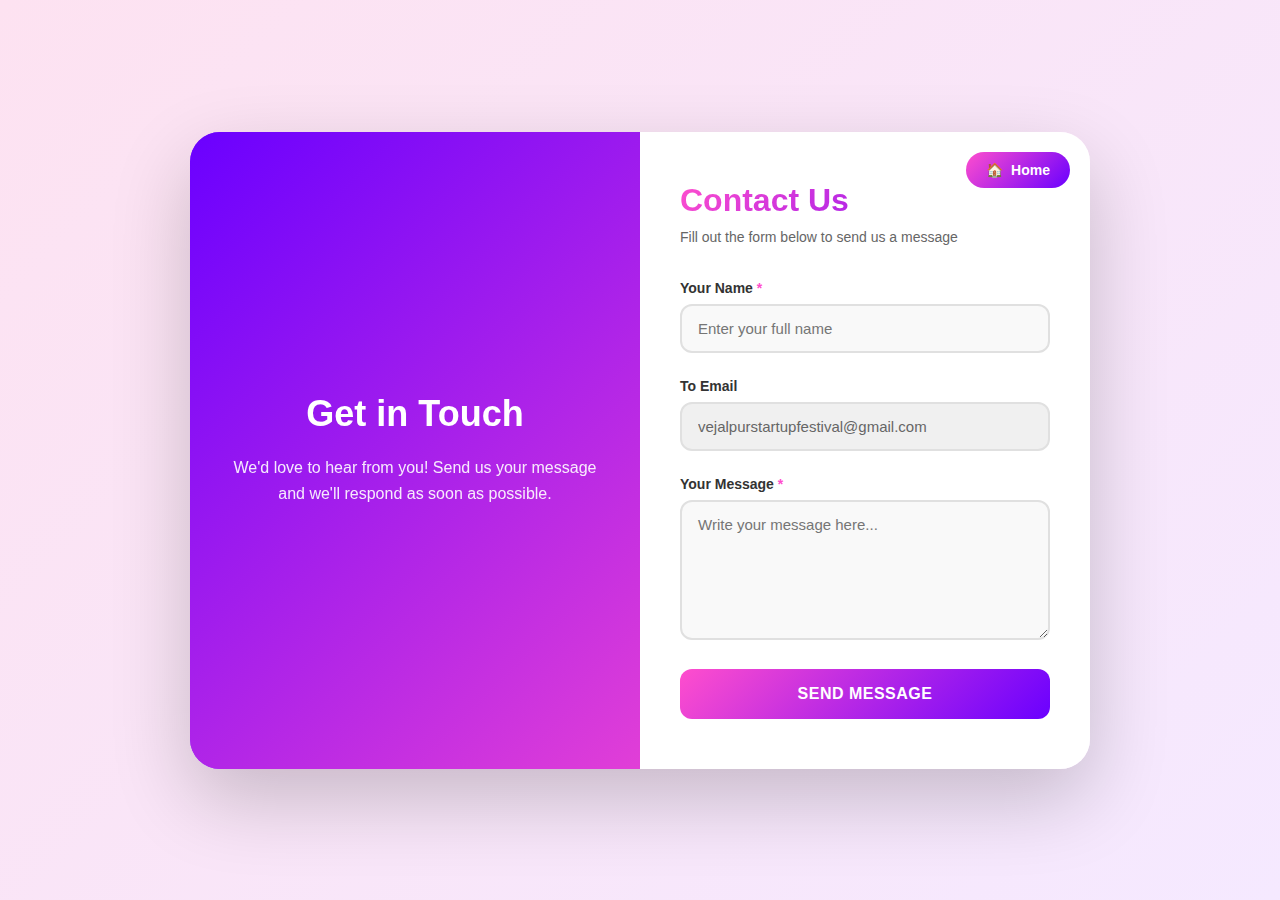
<file: contact.html>
<!DOCTYPE html>
<html lang="en">

<head>
    <meta charset="UTF-8">
    <meta name="viewport" content="width=device-width, initial-scale=1.0">
    <title>Contact Us - Vejalpur Startup Festival</title>
    <style>
        * {
            margin: 0;
            padding: 0;
            box-sizing: border-box;
            font-family: "Segoe UI", sans-serif;
        }

        body {
            background: linear-gradient(135deg, #fde2f1, #f5e9ff);
            min-height: 100vh;
            display: flex;
            align-items: center;
            justify-content: center;
            padding: 20px;
        }

        .contact-container {
            width: 100%;
            max-width: 900px;
            background: rgba(255, 255, 255, 0.25);
            backdrop-filter: blur(20px);
            -webkit-backdrop-filter: blur(20px);
            border-radius: 30px;
            box-shadow: 0 30px 80px rgba(0, 0, 0, 0.2);
            overflow: hidden;
            display: flex;
            flex-direction: row;
        }

        .contact-image {
            flex: 1;
            background: linear-gradient(135deg, rgba(106, 0, 255, 0.8), rgba(255, 78, 205, 0.8)),
                url('data:image/svg+xml,<svg xmlns="http://www.w3.org/2000/svg" viewBox="0 0 400 600"><rect fill="%236a00ff" width="400" height="600"/></svg>');
            background-size: cover;
            background-position: center;
            display: flex;
            align-items: center;
            justify-content: center;
            padding: 40px;
            color: white;
        }

        .image-content {
            text-align: center;
        }

        .image-content h2 {
            font-size: 36px;
            margin-bottom: 20px;
            color: white;
        }

        .image-content p {
            font-size: 16px;
            opacity: 0.9;
            line-height: 1.6;
        }

        .contact-form {
            flex: 1;
            padding: 50px 40px;
            background: white;
            position: relative;
        }

        .home-btn {
            position: absolute;
            top: 20px;
            right: 20px;
            padding: 10px 20px;
            background: linear-gradient(135deg, #ff4ecd, #6a00ff);
            color: white;
            text-decoration: none;
            border-radius: 25px;
            font-weight: 600;
            font-size: 14px;
            transition: all 0.3s ease;
            display: flex;
            align-items: center;
            gap: 8px;
        }

        .home-btn:hover {
            transform: translateY(-2px);
            box-shadow: 0 8px 20px rgba(106, 0, 255, 0.4);
        }

        .form-header {
            margin-bottom: 35px;
        }

        .form-header h1 {
            font-size: 32px;
            background: linear-gradient(135deg, #ff4ecd, #6a00ff);
            -webkit-background-clip: text;
            background-clip: text;
            -webkit-text-fill-color: transparent;
            margin-bottom: 10px;
        }

        .form-header p {
            color: #666;
            font-size: 14px;
        }

        .form-group {
            margin-bottom: 25px;
        }

        .form-group label {
            display: block;
            margin-bottom: 8px;
            color: #333;
            font-weight: 600;
            font-size: 14px;
        }

        .form-group input,
        .form-group textarea {
            width: 100%;
            padding: 14px 16px;
            border: 2px solid #e0e0e0;
            border-radius: 12px;
            font-size: 15px;
            transition: all 0.3s ease;
            background: #f9f9f9;
        }

        .form-group input:focus,
        .form-group textarea:focus {
            outline: none;
            border-color: #6a00ff;
            background: white;
            box-shadow: 0 0 0 4px rgba(106, 0, 255, 0.1);
        }

        .form-group input[readonly] {
            background: #f0f0f0;
            cursor: not-allowed;
            color: #666;
        }

        .form-group textarea {
            min-height: 140px;
            resize: vertical;
            font-family: inherit;
        }

        .required {
            color: #ff4ecd;
        }

        .submit-btn {
            width: 100%;
            padding: 16px;
            background: linear-gradient(135deg, #ff4ecd, #6a00ff);
            color: white;
            border: none;
            border-radius: 12px;
            font-size: 16px;
            font-weight: 700;
            cursor: pointer;
            transition: all 0.3s ease;
            text-transform: uppercase;
            letter-spacing: 0.5px;
        }

        .submit-btn:hover {
            transform: translateY(-2px);
            box-shadow: 0 10px 30px rgba(106, 0, 255, 0.4);
        }

        .submit-btn:active {
            transform: translateY(0);
        }

        /* Alert Modal */
        .alert-overlay {
            display: none;
            position: fixed;
            top: 0;
            left: 0;
            width: 100%;
            height: 100%;
            background: rgba(0, 0, 0, 0.6);
            backdrop-filter: blur(5px);
            z-index: 1000;
            align-items: center;
            justify-content: center;
        }

        .alert-overlay.show {
            display: flex;
            animation: fadeIn 0.3s ease;
        }

        .alert-box {
            background: white;
            padding: 40px;
            border-radius: 20px;
            box-shadow: 0 20px 60px rgba(0, 0, 0, 0.3);
            text-align: center;
            max-width: 400px;
            animation: slideUp 0.4s ease;
        }

        .alert-icon {
            width: 70px;
            height: 70px;
            background: linear-gradient(135deg, #ff4ecd, #6a00ff);
            border-radius: 50%;
            display: flex;
            align-items: center;
            justify-content: center;
            margin: 0 auto 20px;
            font-size: 36px;
            color: white;
        }

        .alert-box h2 {
            font-size: 24px;
            color: #333;
            margin-bottom: 10px;
        }

        .alert-box p {
            color: #666;
            margin-bottom: 25px;
            line-height: 1.6;
        }

        .alert-btn {
            padding: 12px 40px;
            background: linear-gradient(135deg, #ff4ecd, #6a00ff);
            color: white;
            border: none;
            border-radius: 25px;
            font-weight: 600;
            cursor: pointer;
            transition: 0.3s ease;
        }

        .alert-btn:hover {
            transform: scale(1.05);
        }

        @keyframes fadeIn {
            from {
                opacity: 0;
            }

            to {
                opacity: 1;
            }
        }

        @keyframes slideUp {
            from {
                transform: translateY(50px);
                opacity: 0;
            }

            to {
                transform: translateY(0);
                opacity: 1;
            }
        }

        /* Responsive */
        @media (max-width: 768px) {
            .contact-container {
                flex-direction: column;
            }

            .contact-image {
                min-height: 250px;
            }

            .contact-form {
                padding: 35px 25px;
            }

            .form-header h1 {
                font-size: 26px;
            }

            .image-content h2 {
                font-size: 28px;
            }

            .home-btn {
                top: 15px;
                right: 15px;
                padding: 8px 16px;
                font-size: 13px;
            }
        }
    </style>
</head>

<body>
    <div class="contact-container">
        <div class="contact-image">
            <div class="image-content">
                <h2>Get in Touch</h2>
                <p>We'd love to hear from you! Send us your message and we'll respond as soon as possible.</p>
            </div>
        </div>

        <div class="contact-form">
            <a href="index.html" class="home-btn">
                <span>🏠</span> Home
            </a>

            <div class="form-header">
                <h1>Contact Us</h1>
                <p>Fill out the form below to send us a message</p>
            </div>

            <form id="contactForm" method="POST" action="mailto:yr4444446@gmail.com" enctype="text/plain">
                <div class="form-group">
                    <label for="name">Your Name <span class="required">*</span></label>
                    <input type="text" id="name" name="name" required placeholder="Enter your full name">
                </div>

                <div class="form-group">
                    <label for="email">To Email</label>
                    <input type="email" id="email" name="email" value="vejalpurstartupfestival@gmail.com" readonly>
                </div>

                <div class="form-group">
                    <label for="message">Your Message <span class="required">*</span></label>
                    <textarea id="message" name="message" required placeholder="Write your message here..."></textarea>
                </div>

                <button type="submit" class="submit-btn">Send Message</button>
            </form>
        </div>
    </div>

    <!-- Alert Modal -->
    <div class="alert-overlay" id="alertOverlay">
        <div class="alert-box">
            <div class="alert-icon">✓</div>
            <h2>Opening Email Client...</h2>
            <p>Your default email application will open with the message. Please send it from there to complete the
                process.</p>
            <button class="alert-btn" onclick="closeAlert()">OK</button>
        </div>
    </div>

    <script>
        const contactForm = document.getElementById('contactForm');
        const alertOverlay = document.getElementById('alertOverlay');

        contactForm.addEventListener('submit', function (e) {
            const name = document.getElementById('name').value;
            const message = document.getElementById('message').value;

            if (name.trim() && message.trim()) {
                // Show alert
                setTimeout(() => {
                    alertOverlay.classList.add('show');
                }, 500);
            }
        });

        function closeAlert() {
            alertOverlay.classList.remove('show');
        }

        // Close alert when clicking outside the box
        alertOverlay.addEventListener('click', function (e) {
            if (e.target === alertOverlay) {
                closeAlert();
            }
        });
    </script>
</body>


</html>
</file>
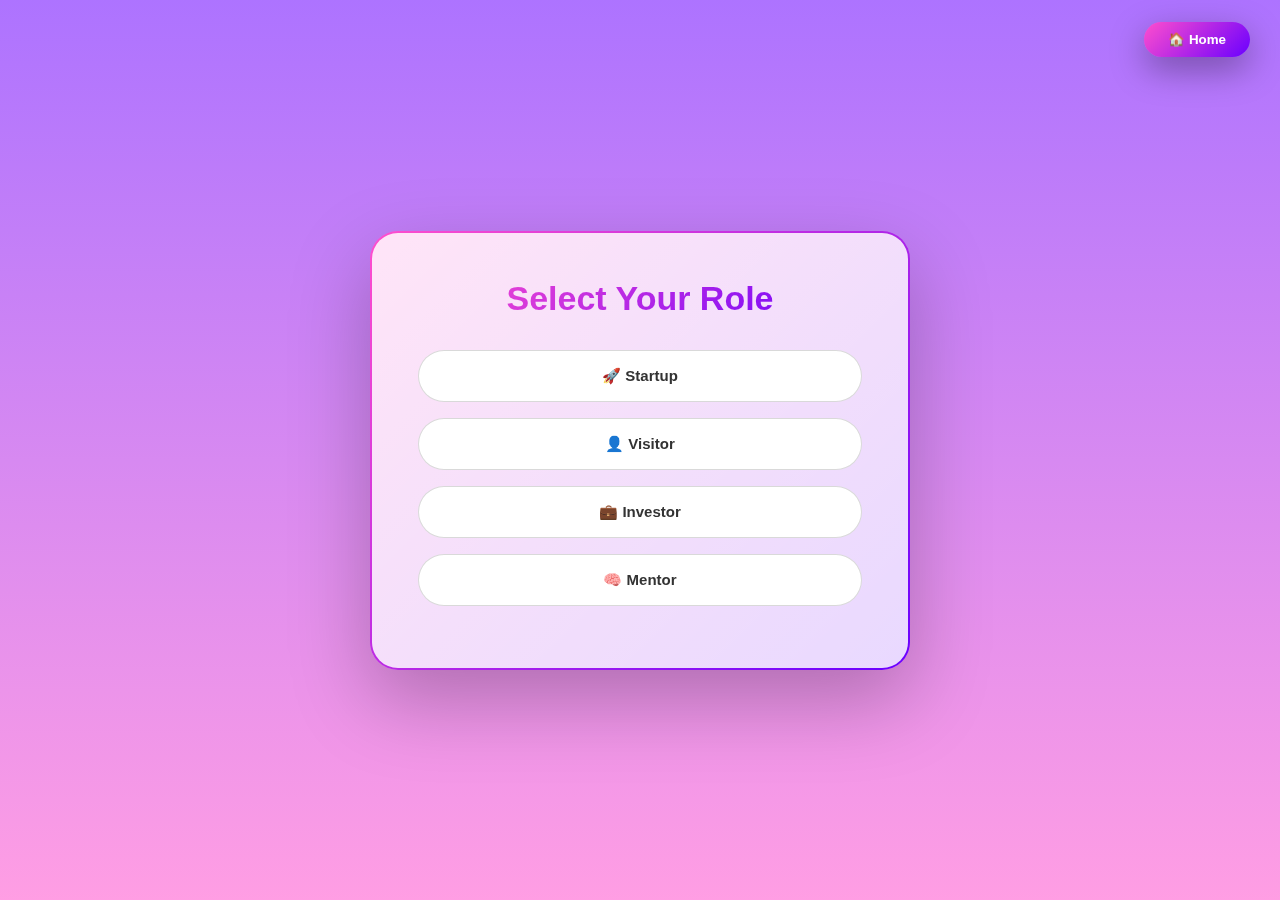
<file: login.html>
<!DOCTYPE html>
<html lang="en">

<head>
    <meta charset="UTF-8">
    <meta name="viewport" content="width=device-width, initial-scale=1.0">
    <title>VSF Access</title>
    <link href="https://fonts.googleapis.com/css2?family=Poppins:wght@400;600;800&display=swap" rel="stylesheet">
    <style>
        :root {
            --pink: #ff4ecd;
            --purple: #6a00ff;
            --grad: linear-gradient(135deg, #ff4ecd, #6a00ff);
        }

        /* RESET */
        * {
            margin: 0;
            padding: 0;
            box-sizing: border-box;
            font-family: "Segoe UI", sans-serif;
        }

        body {
            min-height: 100vh;
            display: flex;
            justify-content: center;
            align-items: center;
            background: linear-gradient(rgba(106, 0, 255, 0.55),
                    rgba(255, 78, 205, 0.55));
        }

        /* 🌿 CLEAN GLASS CARD WITH BORDER */
        .container {
            width: 540px;
            padding: 46px;
            border-radius: 28px;

            /* Glass effect */
            background: rgba(255, 255, 255, 0.75);
            backdrop-filter: blur(16px);

            /* Gradient border */
            border: 2px solid transparent;
            background-image:
                linear-gradient(rgba(255, 255, 255, 0.85), rgba(255, 255, 255, 0.85)),
                var(--grad);
            background-origin: border-box;
            background-clip: padding-box, border-box;

            box-shadow: 0 30px 80px rgba(0, 0, 0, 0.25);
        }

        .hidden {
            display: none;
        }

        /* HEADINGS */
        h1,
        h2 {
            text-align: center;
            font-size: 34px;
            margin-bottom: 32px;
            background: var(--grad);
            -webkit-background-clip: text;
            background-clip: text;
            -webkit-text-fill-color: transparent;
        }

        /* BUTTONS */
        .btn {
            width: 100%;
            height: 52px;
            border-radius: 28px;
            border: none;
            background: var(--grad);
            color: #fff;
            font-weight: 600;
            font-size: 15px;
            cursor: pointer;
            margin-bottom: 16px;
            transition: 0.25s ease;
            box-shadow: 0 14px 40px rgba(106, 0, 255, 0.35);
        }

        .btn:hover {
            transform: translateY(-2px);
            box-shadow: 0 22px 60px rgba(106, 0, 255, 0.45);
        }

        .btn.secondary {
            background: #fff;
            color: #6a00ff;
            border: 2px solid #000000;
        }

        /* ROLE BUTTON */
        .btn.role {
            background: #fff;
            color: #333;
            box-shadow: inset 0 0 0 1px rgba(0, 0, 0, 0.15);
        }

        .btn.role:hover {
            background: linear-gradient(135deg, #ff4ecd18, #6a00ff18);
        }

        /* INPUTS */
        input,
        select,
        textarea {
            width: 100%;
            height: 50px;
            padding: 14px 18px;
            border-radius: 14px;
            border: 1px solid #ddd;
            margin-bottom: 20px;
            font-weight: 500;
            background: #fff;
            transition: 0.25s;
        }

        input:focus,
        select:focus,
        textarea:focus {
            outline: none;
            border-color: #6a00ff;
            box-shadow: 0 0 0 3px rgba(106, 0, 255, 0.18);
        }

        textarea {
            height: 96px;
            resize: none;
        }

        /* ROW */
        .row {
            display: flex;
            gap: 14px;
        }

        /* CHECKBOX */
        /* CHECKBOX CONTAINER */
        .checkbox {
            display: flex;
            align-items: center;
            gap: 10px;
            /* space between box and text */
            font-size: 16px;
            margin-bottom: 22px;
            align-content: center;
        }

        /* ACTUAL CHECKBOX */
        .checkbox input[type="checkbox"] {
            width: 20px;
            /* medium size */
            height: 20px;
            border-radius: 4px;
            border: 2px solid #6a00ff;
            cursor: pointer;
            accent-color: #6a00ff;
            /* modern browsers */
        }

        /* TEXT */
        /* TEXT */
        .checkbox label {
            cursor: pointer;
            user-select: none;
            align-items: center;
            justify-content: center;
            display: flex;
            gap: 10px;
            font-size: 16px;
            margin-bottom: 22px;
            color: #000000;
            transition: 0.25s;
        }

        /* BACK LINKS */
        .back {
            text-align: center;
            font-size: 13px;
            color: #555;
            cursor: pointer;
            margin-top: 8px;
        }

        .back:hover {
            color: #6a00ff;
            text-decoration: underline;
        }

        /* HOME BUTTON */
        .home-btn {
            position: fixed;
            top: 22px;
            right: 30px;
            padding: 10px 24px;
            border-radius: 28px;
            border: none;
            background: var(--grad);
            color: white;
            font-weight: 600;
            cursor: pointer;
            box-shadow: 0 12px 35px rgba(0, 0, 0, 0.35);
            transition: 0.25s;
        }

        .home-btn:hover {
            transform: translateY(-2px);
        }

        /* ===== TERMS MODAL ===== */
        #termsModal {
            position: fixed;
            inset: 0;
            background: rgba(0, 0, 0, 0.6);
            z-index: 9999;
        }

        #termsModal:not(.hidden) {
            display: flex;
            align-items: center;
            justify-content: center;
        }

        .terms-box {
            width: 480px;
            background: #fff;
            padding: 28px;
            border-radius: 20px;
            box-shadow: 0 30px 80px rgba(0, 0, 0, 0.4);
        }

        .terms-content {
            height: 180px;
            overflow-y: auto;
            font-size: 14px;
            line-height: 1.6;
            margin-bottom: 18px;
            border: 1px solid #ddd;
            padding: 12px;
            border-radius: 10px;
        }

        /* ===== CARD ANIMATION ===== */
        .container>div {
            animation: fadeInUp 0.6s ease forwards;
        }

        @keyframes fadeInUp {
            from {
                opacity: 0;
                transform: translateY(20px) scale(0.98);
            }

            to {
                opacity: 1;
                transform: translateY(0) scale(1);
            }
        }
    </style>
</head>

<body>
    <!-- Persistent Home Button -->
    <a href="index.html">
        <button class="home-btn" onclick="goHome()">🏠 Home</button>
    </a>

    <div class="container">

        <!-- HOME -->
        <div id="home">
            <h1>Select Your Role</h1>
            <button class="btn role" onclick="openStartup()">🚀 Startup</button>
            <button class="btn role" onclick="openVisitor()">👤 Visitor</button>
            <button class="btn role" onclick="openInvestor()">💼 Investor</button>
            <button class="btn role" onclick="openMentor()">🧠 Mentor</button>
        </div>

        <!-- STARTUP SIGNUP -->
        <div id="startupSignup" class="hidden">
            <h2>Startup Registration</h2>

            <form id="startupFormSubmit">

                <div class="row">
                    <input type="text" name="firstName" placeholder="First Name *" required>
                    <input type="text" name="lastName" placeholder="Last Name *" required>
                </div>

                <input type="email" name="email" placeholder="Email ID *" required>

                <input type="text" name="startupName" placeholder="Startup Name *" required>

                <select name="startupStage" required>
                    <option value="">Startup Stage *</option>
                    <option>Idea Stage</option>
                    <option>MVP Stage</option>
                    <option>Early Traction</option>
                    <option>Growth</option>
                    <option>Exit</option>
                </select>

                <input type="text" name="industry" placeholder="Industry *" required>

                <textarea name="aboutStartup" placeholder="Brief About Startup *" required></textarea>

                <div class="checkbox">
                    <input type="checkbox" class="termsCheck" onclick="openTerms(event)">
                    <label>I agree to Terms & Conditions</label>
                </div>

                <button type="submit" class="btn">Submit</button>
            </form>

            <div class="back" onclick="goHome()">🏠 Back to Home</div>
        </div>


        <!-- VISITOR FORM -->
        <div id="visitorForm" class="hidden">
            <h2>Visitor Details</h2>

            <form id="visitorFormSubmit">

                <div class="row">
                    <input type="text" name="firstName" placeholder="First Name *" required>
                    <input type="text" name="lastName" placeholder="Last Name *" required>
                </div>

                <div class="row">
                    <select name="code" required>
                        <option value="+91">IN +91</option>
                        <option value="+1">US +1</option>
                        <option value="+44">UK +44</option>
                    </select>
                    <input type="tel" name="mobile" placeholder="Mobile Number *" required>
                </div>

                <input type="email" name="email" placeholder="Email ID *" required>

                <input type="text" name="pin" placeholder="Residential PIN Code *" required>

                <div class="checkbox">
                    <input type="checkbox" class="termsCheck" onclick="openTerms(event)">
                    <label>I agree to Terms & Conditions</label>
                </div>

                <button type="submit" class="btn">Submit</button>
            </form>

            <div class="back" onclick="goHome()">← Back</div>
            <div class="back" onclick="goHome()">🏠 Back to Home</div>
        </div>


        <!-- INVESTOR FORM -->
        <div id="investorForm" class="hidden">
            <h2>Investor Details</h2>

            <form id="investorFormSubmit">

                <div class="row">
                    <input type="text" name="firstName" placeholder="First Name *" required>
                    <input type="text" name="lastName" placeholder="Last Name *" required>
                </div>

                <div class="row">
                    <select name="code" required>
                        <option value="+91">IN +91</option>
                        <option value="+1">US +1</option>
                    </select>
                    <input type="tel" name="mobile" placeholder="Mobile Number *" required>
                </div>

                <input type="email" name="email" placeholder="Email ID *" required>

                <select name="type" required>
                    <option value="">Investor Type *</option>
                    <option>Angel Investor</option>
                    <option>Venture Capitalist</option>
                    <option>Private Equity</option>
                    <option>Crowdfunding Investor</option>
                    <option>Government Grants</option>
                </select>

                <input type="text" name="rpin" placeholder="Residential PIN Code *" required>
                <input type="text" name="opin" placeholder="Office PIN Code *" required>

                <div class="checkbox">
                    <input type="checkbox" class="termsCheck" onclick="openTerms(event)">
                    <label>I agree to Terms & Conditions</label>
                </div>

                <button type="submit" class="btn">Submit</button>
            </form>

            <div class="back" onclick="goHome()">← Back</div>
            <div class="back" onclick="goHome()">🏠 Back to Home</div>
        </div>


        <!-- MENTOR FORM -->
        <div id="mentorForm" class="hidden">
            <h2>Mentor Details</h2>

            <form id="mentorFormSubmit">


                <div class="row">
                    <input type="text" name="firstName" placeholder="First Name *" required>
                    <input type="text" name="lastName" placeholder="Last Name *" required>
                </div>

                <div class="row">
                    <select name="code" required>
                        <option value="+91">IN +91</option>
                        <option value="+1">US +1</option>
                    </select>
                    <input type="tel" name="mobile" placeholder="Mobile Number *" required>
                </div>

                <input type="email" name="email" placeholder="Email ID *" required>

                <input type="text" name="company" placeholder="Company Name (optional)">
                <input type="text" name="role" placeholder="Your Role (optional)">
                <input type="text" name="expertise" placeholder="Industry Expertise (optional)">

                <input type="text" name="rpin" placeholder="Residential PIN Code *" required>
                <input type="text" name="opin" placeholder="Office PIN Code *" required>

                <div class="checkbox">
                    <input type="checkbox" class="termsCheck" onclick="openTerms(event)">
                    <label>I agree to Terms & Conditions</label>
                </div>

                <button type="submit" class="btn">Submit</button>
            </form>

            <div class="back" onclick="goHome()">← Back</div>
            <div class="back" onclick="goHome()">🏠 Back to Home</div>
        </div>
    </div>
    <!-- TERMS MODAL -->
    <div id="termsModal" class="hidden">
        <div class="terms-box">
            <h3>📜 Terms & Conditions</h3>

            <div class="terms-content">
                <p>
                    By registering for Vejalpur Startup Festival, you confirm
                    that all information provided is accurate and truthful.
                </p>
                <p>
                    VSF may use your data for communication, verification,
                    and promotional purposes related to the event.
                </p>
                <p>
                    Participation does not guarantee funding or selection.
                </p>
            </div>

            <button class="btn" onclick="acceptTerms()">Accept</button>
            <button class="btn secondary" onclick="closeTerms()">Cancel</button>
        </div>
    </div>

    <script>
        function hideAll() {
            ["home", "startupSignup", "visitorForm", "investorForm", "mentorForm"]
                .forEach(id => document.getElementById(id).classList.add("hidden"));
        }

        function goHome() {
            hideAll();
            document.getElementById("home").classList.remove("hidden");
        }

        function openStartup() {
            hideAll();
            document.getElementById("startupSignup").classList.remove("hidden");
        }

        function openVisitor() {
            hideAll();
            document.getElementById("visitorForm").classList.remove("hidden");
        }

        function openInvestor() {
            hideAll();
            document.getElementById("investorForm").classList.remove("hidden");
        }

        function openMentor() {
            hideAll();
            document.getElementById("mentorForm").classList.remove("hidden");
        }

        function submitStartup() {
            alert("Startup registered successfully 🚀");
            goHome();
        }
        function submitVisitor() {
            alert("Visitor registered successfully 🚀");
            goHome();
        }
        function submitInvestor() {
            alert("Investor registered successfully 🚀");
            goHome();
        }
        function submitMentor() {
            alert("Mentor registered successfully 🚀");
            goHome();
        }

        document.getElementById("mentorFormSubmit").addEventListener("submit", function (e) {
            e.preventDefault(); // STOP page reload

            const formData = new FormData(this);

            fetch("http://127.0.0.1:5000/mentor", {
                method: "POST",
                body: formData
            })
                .then(res => res.text())
                .then(msg => {
                    alert(msg);               // ✅ POPUP
                    this.reset();             // clear form
                    goHome();                 // go back to home
                })
                .catch(err => {
                    alert("Mentor registered successfully 🚀");
                    console.error(err);
                    goHome();
                });
        });

        document.getElementById("investorFormSubmit").addEventListener("submit", function (e) {
            e.preventDefault(); // STOP page reload

            const formData = new FormData(this);

            fetch("http://127.0.0.1:5000/investor", {
                method: "POST",
                body: formData
            })
                .then(res => res.text())
                .then(msg => {
                    alert(msg);               // ✅ POPUP
                    this.reset();             // clear form
                    goHome();                 // go back to home
                })
                .catch(err => {
                    alert("Investor registered successfully 🚀");
                    console.error(err);
                    goHome();
                });
        });

        document.getElementById("visitorFormSubmit").addEventListener("submit", function (e) {
            e.preventDefault(); // STOP page reload

            const formData = new FormData(this);

            fetch("http://127.0.0.1:5000/visitor", {
                method: "POST",
                body: formData
            })
                .then(res => res.text())
                .then(msg => {
                    alert(msg);               // ✅ POPUP
                    this.reset();             // clear form
                    goHome();                 // go back to home
                })
                .catch(err => {
                    alert("Visitor registered successfully 🚀");
                    console.error(err);
                    goHome();
                });
        });

        document.getElementById("startupFormSubmit").addEventListener("submit", function (e) {
            e.preventDefault(); // STOP page reload

            const formData = new FormData(this);

            fetch("http://127.0.0.1:5000/register", {
                method: "POST",
                body: formData
            })
                .then(res => res.text())
                .then(msg => {
                    alert(msg);               // ✅ POPUP
                    this.reset();             // clear form
                    goHome();                 // go back to home
                })
                .catch(err => {
                    alert("Startup registered successfully 🚀");
                    console.error(err);
                    goHome();
                });
        });

        function openTerms(e) {
            e.preventDefault();
            activeCheckbox = e.target;
            document.getElementById("termsModal").classList.remove("hidden");
        }

        function closeTerms() {
            document.getElementById("termsModal").classList.add("hidden");
        }

        function acceptTerms() {
            if (activeCheckbox) activeCheckbox.checked = true;
            closeTerms();
        }

        function submitForm(formId) {
            const checkbox = document.querySelector(`#${formId} .termsCheck`);
            if (!checkbox.checked) {
                alert("Please accept Terms & Conditions");
                return;
            }
            alert("Form submitted successfully ✅");
            goHome();
        }
        
    </script>
</body>


</html>
</file>
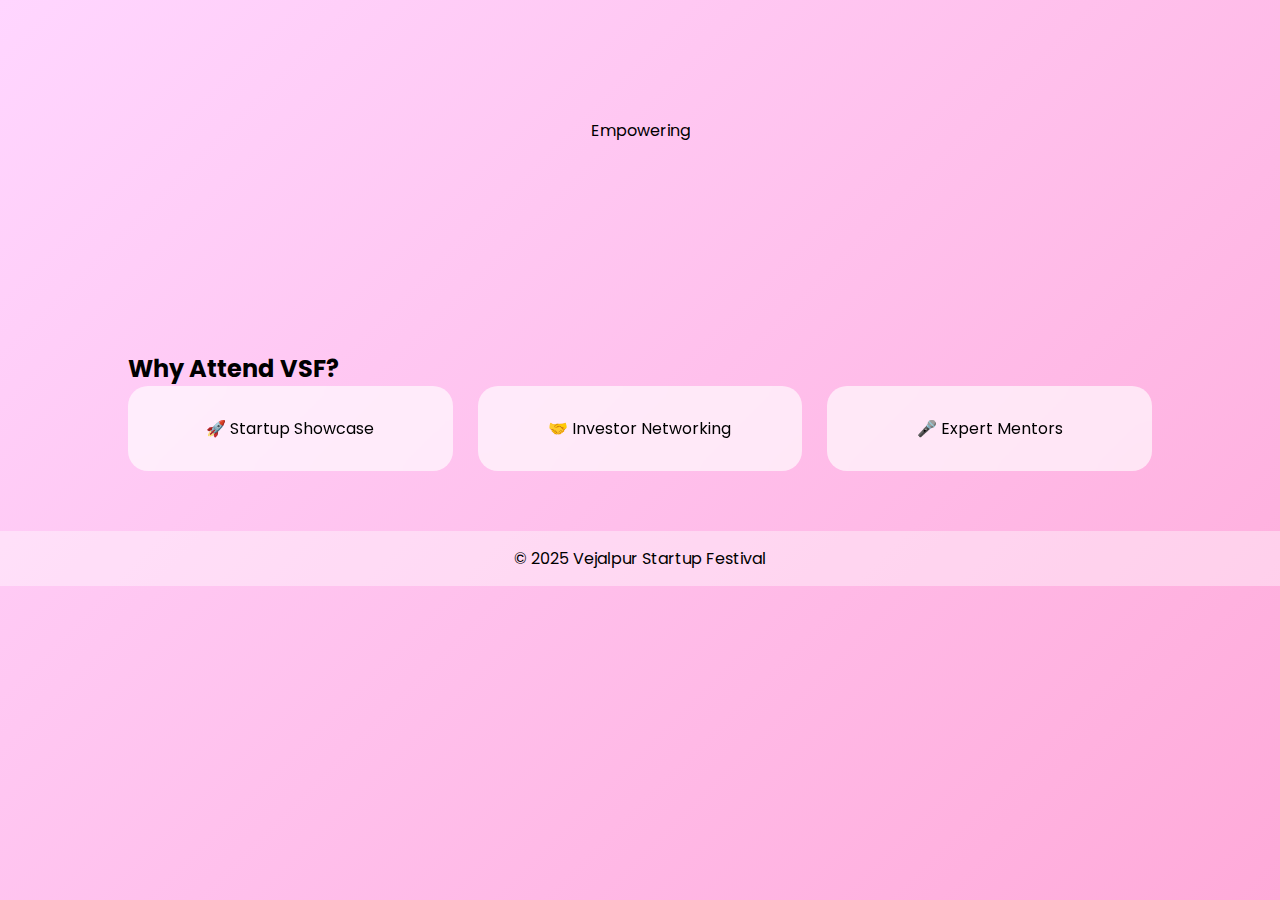
<file: try.html>
<!DOCTYPE html>
<html lang="en">

<head>
    <meta charset="UTF-8">
    <meta name="viewport" content="width=device-width, initial-scale=1.0">
    <title>Vejalpur Startup Festival</title>

    <link href="https://fonts.googleapis.com/css2?family=Poppins:wght@400;600;800&display=swap" rel="stylesheet">

    <style>
        * {
            margin: 0;
            padding: 0;
            box-sizing: border-box;
            font-family: 'Poppins', sans-serif;
        }

        body {
            background: linear-gradient(-45deg, #c77dff, #ff7eb3, #ffd6ff);
            background-size: 400% 400%;
            animation: gradient 12s ease infinite;
            min-height: 100vh;
        }

        @keyframes gradient {
            0% {
                background-position: 0% 50%;
            }

            50% {
                background-position: 100% 50%;
            }

            100% {
                background-position: 0% 50%;
            }
        }

        /* ===== HERO ===== */
        header {
            text-align: center;
            padding: 70px 20px;
        }

        .fade {
            opacity: 0;
            transform: translateY(30px);
            animation: fade 1s forwards;
        }

        @keyframes fade {
            to {
                opacity: 1;
                transform: translateY(0);
            }
        }

        .btn {
            margin-top: 25px;
            padding: 14px 35px;
            border-radius: 30px;
            border: none;
            cursor: pointer;
            background: linear-gradient(135deg, #9d4edd, #ff5da2);
            color: white;
            font-size: 1rem;
            transition: 0.4s;
        }

        .btn:hover {
            transform: scale(1.08);
            box-shadow: 0 0 30px rgba(255, 93, 162, 0.8);
        }

        /* ===== CARDS ===== */
        section {
            padding: 60px 10%;
        }

        .cards {
            display: grid;
            grid-template-columns: repeat(auto-fit, minmax(220px, 1fr));
            gap: 25px;
        }

        .card {
            background: rgba(255, 255, 255, 0.65);
            backdrop-filter: blur(10px);
            border-radius: 20px;
            padding: 30px;
            text-align: center;
            animation: float 4s ease-in-out infinite;
        }

        @keyframes float {
            0% {
                transform: translateY(0);
            }

            50% {
                transform: translateY(-15px);
            }

            100% {
                transform: translateY(0);
            }
        }

        /* ===== MODAL ===== */
        .modal {
            position: fixed;
            inset: 0;
            background: rgba(0, 0, 0, 0.4);
            display: none;
            justify-content: center;
            align-items: center;
        }

        .modal-box {
            background: rgba(255, 255, 255, 0.9);
            backdrop-filter: blur(15px);
            padding: 30px;
            width: 330px;
            border-radius: 20px;
            animation: zoom 0.5s ease;
        }

        @keyframes zoom {
            from {
                transform: scale(0.7);
                opacity: 0;
            }

            to {
                transform: scale(1);
                opacity: 1;
            }
        }

        .modal-box h2 {
            text-align: center;
            margin-bottom: 15px;
        }

        .modal-box input {
            width: 100%;
            padding: 10px;
            margin: 8px 0;
            border-radius: 10px;
            border: 1px solid #ccc;
        }

        .terms {
            font-size: 0.8rem;
            margin-top: 8px;
        }

        .terms input {
            margin-right: 6px;
        }

        .close {
            text-align: center;
            margin-top: 10px;
            color: #9d4edd;
            cursor: pointer;
        }

        /* ===== LOADER ===== */
        .loader {
            width: 30px;
            height: 30px;
            border: 4px solid #ddd;
            border-top: 4px solid #9d4edd;
            border-radius: 50%;
            animation: spin 1s linear infinite;
            margin: 15px auto;
            display: none;
        }

        @keyframes spin {
            100% {
                transform: rotate(360deg);
            }
        }

        /* ===== SUCCESS ===== */
        .success {
            text-align: center;
            color: green;
            font-weight: 600;
            display: none;
        }

        /* ===== FOOTER ===== */
        footer {
            text-align: center;
            padding: 15px;
            background: rgba(255, 255, 255, 0.4);
        }
    </style>
</head>

<body>

    <header>
        <h1 class="fade">Vejalpur Startup Festival</h1>
        <p id="typing"></p>
        <button class="btn fade" onclick="openModal()">Register</button>
    </header>

    <section>
        <h2>Why Attend VSF?</h2>
        <div class="cards">
            <div class="card">🚀 Startup Showcase</div>
            <div class="card">🤝 Investor Networking</div>
            <div class="card">🎤 Expert Mentors</div>
        </div>
    </section>

    <footer>© 2025 Vejalpur Startup Festival</footer>

    <!-- REGISTER MODAL -->
    <div class="modal" id="registerModal">
        <div class="modal-box">
            <h2>Register</h2>

            <input type="text" placeholder="Full Name">
            <input type="email" placeholder="Email">
            <input type="password" placeholder="Password">

            <div class="terms" id="termsBox">
                <input type="checkbox" id="terms">
                I agree to the Terms & Conditions
            </div>

            <button class="btn" onclick="submitForm()">Submit</button>

            <div class="loader" id="loader"></div>
            <div class="success" id="success">✅ Registration Successful!</div>

            <div class="close" onclick="closeModal()">Close</div>
        </div>
    </div>

    <script>
        /* Typing Effect */
        const text = "Empowering Startups • Innovators • Entrepreneurs";
        let i = 0;
        function type() {
            if (i < text.length) {
                document.getElementById("typing").innerHTML += text.charAt(i);
                i++;
                setTimeout(type, 70);
            }
        }
        type();

        /* Modal */
        function openModal() {
            document.getElementById("registerModal").style.display = "flex";
        }

        function closeModal() {
            document.getElementById("registerModal").style.display = "none";
            document.getElementById("loader").style.display = "none";
            document.getElementById("success").style.display = "none";
        }

        /* Submit */
        function submitForm() {
            const terms = document.getElementById("terms");
            if (!terms.checked) {
                alert("Please accept Terms & Conditions");
                return;
            }

            document.getElementById("termsBox").style.display = "none";
            document.getElementById("loader").style.display = "block";

            setTimeout(() => {
                document.getElementById("loader").style.display = "none";
                document.getElementById("success").style.display = "block";
            }, 2000);
        }
    </script>

</body>

</html>
</file>
